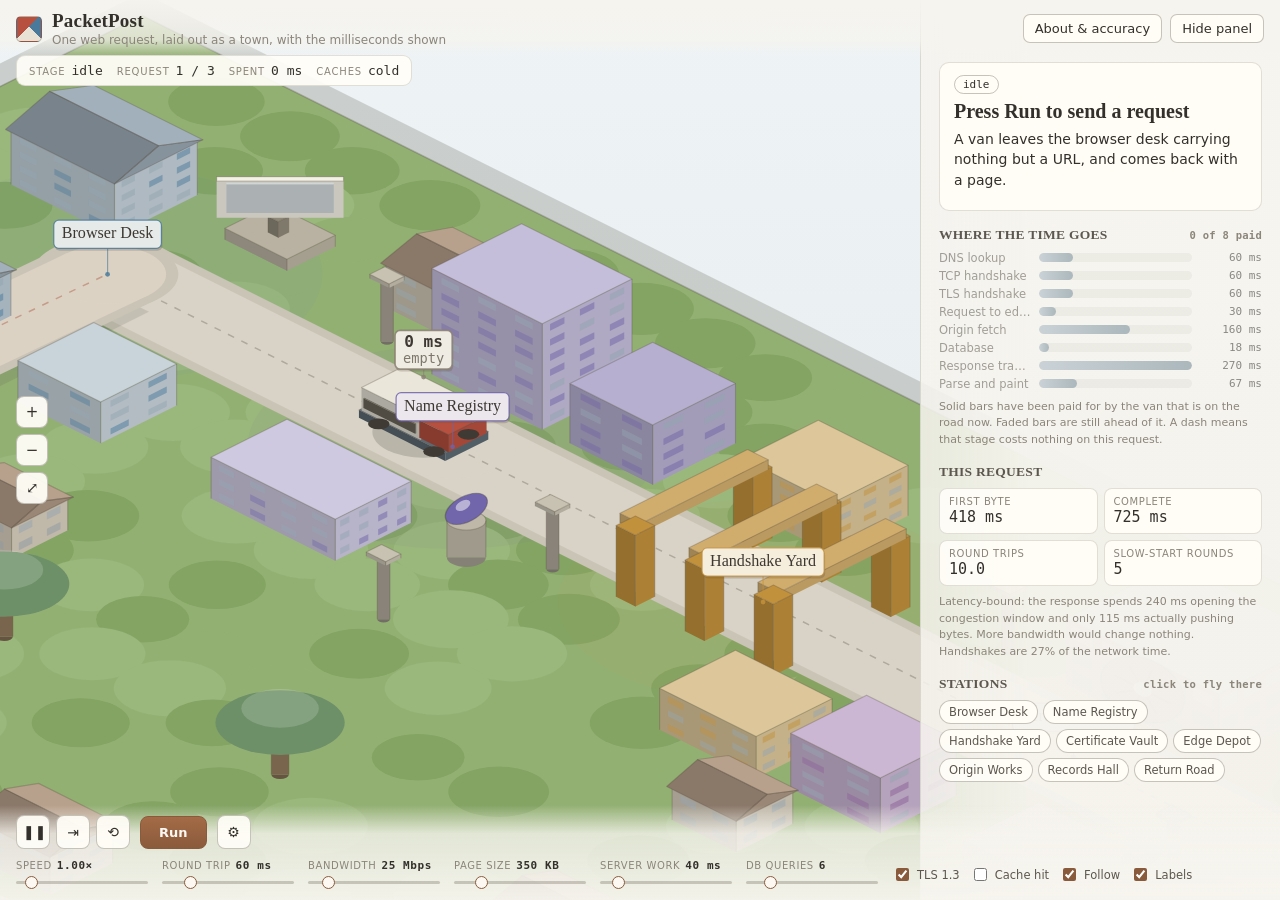
<file: Dotfiles/claude/skills/wtf-explainer/assets/template/index.html>
<!doctype html>
<html lang="en">
<head>
<meta charset="utf-8" />
<meta name="viewport" content="width=device-width, initial-scale=1, viewport-fit=cover" />
<title>PacketPost: What a Web Request Actually Costs</title>
<meta name="description" content="An isometric town that runs one HTTP request in real time: DNS, the TCP handshake, TLS, a CDN edge, the origin, the database and TCP slow start — with the whole latency waterfall computed live." />
<link rel="stylesheet" href="css/styles.css" />
</head>
<body>

<canvas id="stage"></canvas>
<div id="tooltip" class="tooltip" hidden></div>

<header class="topbar">
  <div class="brand">
    <div class="logo" aria-hidden="true"></div>
    <div class="brand-text">
      <h1>PacketPost</h1>
      <p>One web request, laid out as a town, with the milliseconds shown</p>
    </div>
  </div>
  <div class="top-actions">
    <button id="btn-about" class="ghost">About &amp; accuracy</button>
    <button id="btn-panel" class="ghost" aria-expanded="true">Hide panel</button>
  </div>
</header>

<div class="hud" id="hud">
  <div class="hud-item"><span class="hud-k">Stage</span><span class="hud-v" id="hud-phase">idle</span></div>
  <div class="hud-item"><span class="hud-k">Request</span><span class="hud-v" id="hud-trip">1 / 3</span></div>
  <div class="hud-item"><span class="hud-k">Spent</span><span class="hud-v" id="hud-elapsed">0 ms</span></div>
  <div class="hud-item"><span class="hud-k">Caches</span><span class="hud-v" id="hud-state">cold</span></div>
  <div class="hud-note" id="hud-note"></div>
</div>

<div class="zoomer" id="zoomer">
  <button id="zoom-in" title="Zoom in" aria-label="Zoom in">+</button>
  <button id="zoom-out" title="Zoom out" aria-label="Zoom out">−</button>
  <button id="zoom-fit" title="Show the whole town (or double-click the map)" aria-label="Fit whole town">⤢</button>
</div>

<aside class="inspector" id="inspector">
  <button class="sheet-handle" id="sheet-handle" aria-expanded="false" aria-controls="inspector">
    <span class="grip" aria-hidden="true"></span>
    <span class="sheet-label">Details</span>
  </button>

  <div class="stage-card">
    <div class="eyebrow">
      <span class="chip" id="stage-chip">idle</span>
      <span class="tag" id="stage-tag"></span>
    </div>
    <h2 id="stage-name">Press Run to send a request</h2>
    <p class="lede" id="stage-short">A van leaves the browser desk carrying nothing but a URL, and comes back with a page.</p>
    <p class="muted" id="stage-body"></p>
    <div class="dwell" id="dwell" hidden>
      <i id="dwell-bar"></i>
      <span id="dwell-hint">reading stop: press <kbd>Space</kbd> to hold it here</span>
    </div>
  </div>

  <section class="sec">
    <h3>Where the time goes <span class="hint" id="wf-hint">projected</span></h3>
    <div class="bars" id="wf-list"></div>
    <p class="fine">Solid bars have been paid for by the van that is on the road now.
       Faded bars are still ahead of it. A dash means that stage costs nothing on this request.</p>
  </section>

  <section class="sec">
    <h3>This request</h3>
    <div class="stats">
      <div class="stat"><span class="k">First byte</span><b id="sum-ttfb">—</b></div>
      <div class="stat"><span class="k">Complete</span><b id="sum-total">—</b></div>
      <div class="stat"><span class="k">Round trips</span><b id="sum-rt">—</b></div>
      <div class="stat"><span class="k">Slow-start rounds</span><b id="sum-rounds">—</b></div>
    </div>
    <p class="fine" id="sum-note"></p>
  </section>

  <section class="sec">
    <h3>Stations <span class="hint">click to fly there</span></h3>
    <div class="chips" id="district-chips"></div>
  </section>
</aside>

<footer class="dock" id="dock">
  <div class="dock-row">
    <div class="group transport">
      <button id="btn-play" class="icon" title="Play / pause (space)"><span id="play-glyph">❚❚</span></button>
      <button id="btn-step" class="icon" title="Next stage (S)">⇥</button>
      <button id="btn-reset" class="icon" title="Reset and replay the slow tour (R)">⟲</button>
    </div>

    <button id="btn-run" class="primary">Run</button>
    <button id="btn-tune" class="icon" title="Show settings" aria-expanded="false" aria-controls="dock-tune">⚙</button>

    <div class="dock-tune" id="dock-tune">
      <label class="field slider">
        <span>Speed <b id="v-speed">1.0×</b></span>
        <input id="speed" type="range" min="0.4" max="8" step="0.05" value="1" />
      </label>

      <label class="field slider">
        <span>Round trip <b id="v-rtt">60 ms</b></span>
        <input id="rtt" type="range" min="5" max="300" step="5" value="60" />
      </label>

      <label class="field slider">
        <span>Bandwidth <b id="v-mbps">25 Mbps</b></span>
        <input id="mbps" type="range" min="1" max="200" step="1" value="25" />
      </label>

      <label class="field slider">
        <span>Page size <b id="v-payload">350 KB</b></span>
        <input id="payload" type="range" min="5" max="2000" step="5" value="350" />
      </label>

      <label class="field slider">
        <span>Server work <b id="v-server">40 ms</b></span>
        <input id="server" type="range" min="0" max="400" step="5" value="40" />
      </label>

      <label class="field slider">
        <span>DB queries <b id="v-dbq">6</b></span>
        <input id="dbq" type="range" min="0" max="40" step="1" value="6" />
      </label>

      <div class="group toggles">
        <label class="toggle"><input id="tls13" type="checkbox" checked /><span>TLS 1.3</span></label>
        <label class="toggle"><input id="edgehit" type="checkbox" /><span>Cache hit</span></label>
        <label class="toggle"><input id="follow" type="checkbox" checked /><span>Follow</span></label>
        <label class="toggle"><input id="labels" type="checkbox" checked /><span>Labels</span></label>
      </div>
    </div>
  </div>
</footer>

<div class="modal" id="about" hidden>
  <div class="modal-card">
    <button class="modal-close" id="about-close" aria-label="Close">×</button>
    <h2>What this is</h2>
    <p>PacketPost is an isometric town where every station is one stage of a single web request.
       A van leaves the browser desk with nothing but a URL: it gets an address at the
       Name Registry, a connection at the Handshake Yard and keys at the Certificate Vault,
       asks the Edge Depot for the page, and — only if the depot does not already have it —
       drives inland to the Origin Works and the Records Hall. Then it comes home over the
       elevated Return Road, which is where the bytes are actually transferred.</p>
    <p>The gauge on the van's flank is the millisecond budget it has spent so far. The crates
       in the bed are the bytes it is carrying. Both are read straight out of the model.</p>

    <h2>How much of it is real</h2>
    <p><strong>Genuinely computed, live, in your browser:</strong> the whole waterfall.
       DNS, TCP and TLS are charged in round trips at whatever latency you dial in; TLS 1.3
       costs one round trip and 1.2 costs two; the origin leg is charged at twice the edge
       distance; database time is queries × per-query cost; and the response transfer is the
       larger of the time the pipe needs for the bytes and the time TCP slow start needs to
       open the congestion window, starting from a ten-segment initial window and doubling
       each round. Time to first byte, the completion time, the round-trip count and the
       latency-bound / bandwidth-bound verdict all fall out of that arithmetic. It is all in
       <code>js/model.js</code>, about 120 lines.</p>
    <p><strong>Assumed:</strong> that the resolver sits as far away as the edge; that the
       origin sits twice as far as the edge; that headers cost 800 bytes compressed; that one
       connection carries everything (a real page opens several and fetches dozens of files
       over them).</p>
    <p><strong>Indicative:</strong> parse and paint, which depends far more on the page than
       on the network and is the one bar here that is a guess.</p>
    <p><strong>Scenery:</strong> the buildings, the trees and the traffic paint. They are
       there so the mechanism has somewhere to happen. Treat the town as an illustration and
       the numbers on the panel as the lesson.</p>

    <h2>Pacing</h2>
    <p>The first time the van reaches a station it stops for long enough to read that
       station's write-up — between 9 and 26 seconds, depending on how much there is to say —
       and a progress bar under the panel text shows how much of the stop is left. Once every
       station has been explained there is nothing new to read, so the town runs at a
       watchable pace instead of a readable one. <b>Space</b> holds any stop indefinitely,
       <b>S</b> steps one station at a time, and the Speed slider scales everything, reading
       stops included. <b>Reset</b> (⟲) replays the slow tour; <b>Run</b> keeps what you have
       already read.</p>
    <p>Three requests run in a row on purpose. The second and third are dramatically cheaper,
       and nothing about the network changed between them — DNS, the connection and the edge
       cache are simply warm. That gap is the single most useful thing on this page.</p>

    <h2>Controls</h2>
    <ul>
      <li><b>Space</b> play / pause · <b>S</b> advance one station · <b>R</b> reset and replay the tour · <b>F</b> follow camera · <b>L</b> labels</li>
      <li>Drag to pan, scroll to zoom, click any station for its write-up.</li>
      <li>The view starts close on the van and rides with it. The <b>⤢</b> button on the left,
          or a double-click on the map, pulls back to the whole town.</li>
    </ul>
    <p class="fine">Built from the isometric-explainer skill. All code and copy original.</p>
  </div>
</div>

<script src="js/iso.js"></script>
<script src="js/model.js"></script>
<script src="js/world.js"></script>
<script src="js/sim.js"></script>
<script src="js/render.js"></script>
<script src="js/ui.js"></script>
<script src="js/main.js"></script>
</body>
</html>
</file>
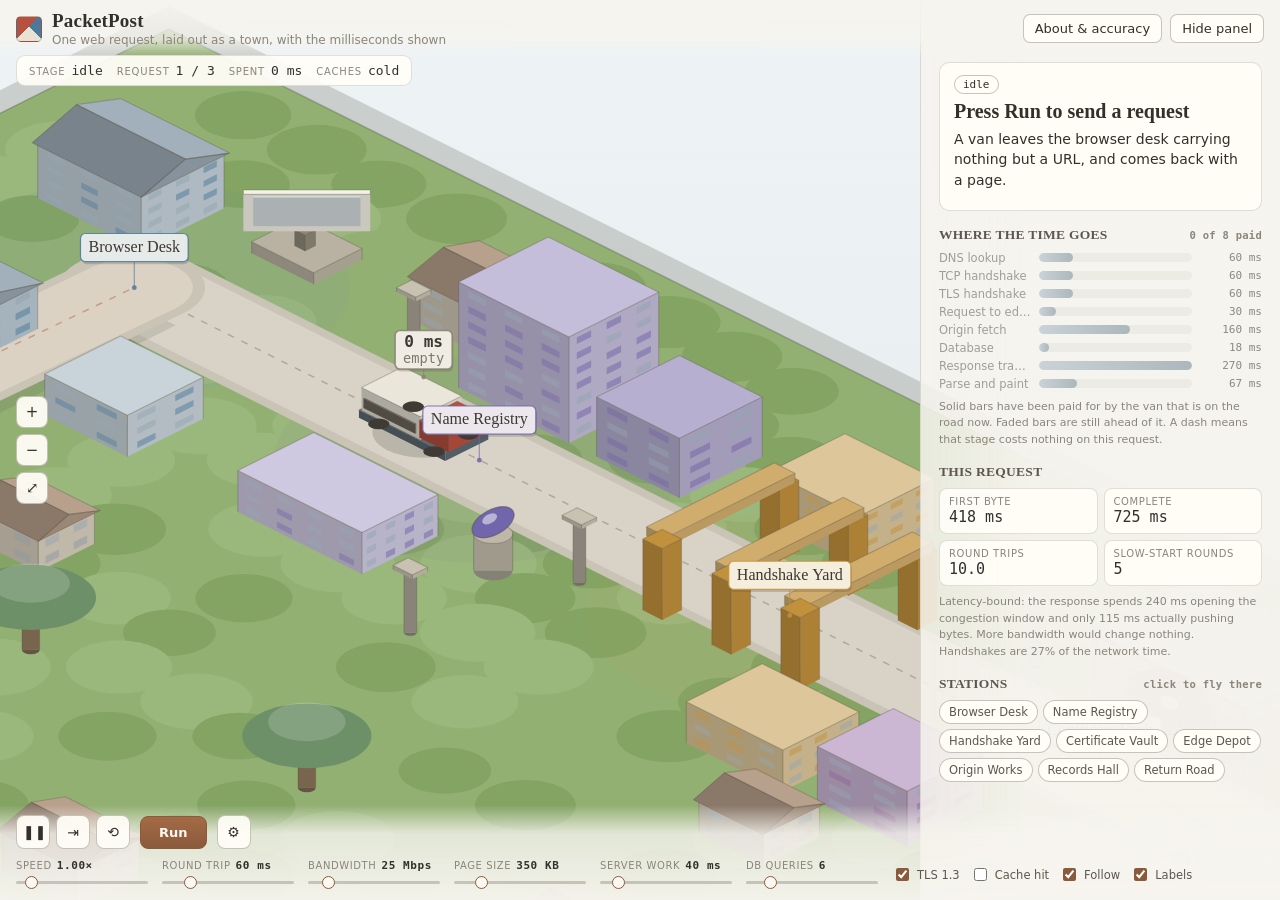
<file: Dotfiles/claude/skills/wtf-simulate/assets/template/index.html>
<!doctype html>
<html lang="en">
<head>
<meta charset="utf-8" />
<meta name="viewport" content="width=device-width, initial-scale=1, viewport-fit=cover" />
<title>PacketPost: What a Web Request Actually Costs</title>
<meta name="description" content="An isometric town that runs one HTTP request in real time: DNS, the TCP handshake, TLS, a CDN edge, the origin, the database and TCP slow start — with the whole latency waterfall computed live." />
<link rel="stylesheet" href="css/styles.css" />
</head>
<body>

<canvas id="stage"></canvas>
<div id="tooltip" class="tooltip" hidden></div>

<header class="topbar">
  <div class="brand">
    <div class="logo" aria-hidden="true"></div>
    <div class="brand-text">
      <h1>PacketPost</h1>
      <p>One web request, laid out as a town, with the milliseconds shown</p>
    </div>
  </div>
  <div class="top-actions">
    <button id="btn-about" class="ghost">About &amp; accuracy</button>
    <button id="btn-panel" class="ghost" aria-expanded="true">Hide panel</button>
  </div>
</header>

<div class="hud" id="hud">
  <div class="hud-item"><span class="hud-k">Stage</span><span class="hud-v" id="hud-phase">idle</span></div>
  <div class="hud-item"><span class="hud-k">Request</span><span class="hud-v" id="hud-trip">1 / 3</span></div>
  <div class="hud-item"><span class="hud-k">Spent</span><span class="hud-v" id="hud-elapsed">0 ms</span></div>
  <div class="hud-item"><span class="hud-k">Caches</span><span class="hud-v" id="hud-state">cold</span></div>
  <div class="hud-note" id="hud-note"></div>
</div>

<div class="zoomer" id="zoomer">
  <button id="zoom-in" title="Zoom in" aria-label="Zoom in">+</button>
  <button id="zoom-out" title="Zoom out" aria-label="Zoom out">−</button>
  <button id="zoom-fit" title="Show the whole town (or double-click the map)" aria-label="Fit whole town">⤢</button>
</div>

<aside class="inspector" id="inspector">
  <button class="sheet-handle" id="sheet-handle" aria-expanded="false" aria-controls="inspector">
    <span class="grip" aria-hidden="true"></span>
    <span class="sheet-label">Details</span>
  </button>

  <div class="stage-card">
    <div class="eyebrow">
      <span class="chip" id="stage-chip">idle</span>
      <span class="tag" id="stage-tag"></span>
    </div>
    <h2 id="stage-name">Press Run to send a request</h2>
    <p class="lede" id="stage-short">A van leaves the browser desk carrying nothing but a URL, and comes back with a page.</p>
    <p class="muted" id="stage-body"></p>
    <div class="dwell" id="dwell" hidden>
      <i id="dwell-bar"></i>
      <span id="dwell-hint">reading stop: press <kbd>Space</kbd> to hold it here</span>
    </div>
  </div>

  <section class="sec">
    <h3>Where the time goes <span class="hint" id="wf-hint">projected</span></h3>
    <div class="bars" id="wf-list"></div>
    <p class="fine">Solid bars have been paid for by the van that is on the road now.
       Faded bars are still ahead of it. A dash means that stage costs nothing on this request.</p>
  </section>

  <section class="sec">
    <h3>This request</h3>
    <div class="stats">
      <div class="stat"><span class="k">First byte</span><b id="sum-ttfb">—</b></div>
      <div class="stat"><span class="k">Complete</span><b id="sum-total">—</b></div>
      <div class="stat"><span class="k">Round trips</span><b id="sum-rt">—</b></div>
      <div class="stat"><span class="k">Slow-start rounds</span><b id="sum-rounds">—</b></div>
    </div>
    <p class="fine" id="sum-note"></p>
  </section>

  <section class="sec">
    <h3>Stations <span class="hint">click to fly there</span></h3>
    <div class="chips" id="district-chips"></div>
  </section>
</aside>

<footer class="dock" id="dock">
  <div class="dock-row">
    <div class="group transport">
      <button id="btn-play" class="icon" title="Play / pause (space)"><span id="play-glyph">❚❚</span></button>
      <button id="btn-step" class="icon" title="Next stage (S)">⇥</button>
      <button id="btn-reset" class="icon" title="Reset and replay the slow tour (R)">⟲</button>
    </div>

    <button id="btn-run" class="primary">Run</button>
    <button id="btn-tune" class="icon" title="Show settings" aria-expanded="false" aria-controls="dock-tune">⚙</button>

    <div class="dock-tune" id="dock-tune">
      <label class="field slider">
        <span>Speed <b id="v-speed">1.0×</b></span>
        <input id="speed" type="range" min="0.4" max="8" step="0.05" value="1" />
      </label>

      <label class="field slider">
        <span>Round trip <b id="v-rtt">60 ms</b></span>
        <input id="rtt" type="range" min="5" max="300" step="5" value="60" />
      </label>

      <label class="field slider">
        <span>Bandwidth <b id="v-mbps">25 Mbps</b></span>
        <input id="mbps" type="range" min="1" max="200" step="1" value="25" />
      </label>

      <label class="field slider">
        <span>Page size <b id="v-payload">350 KB</b></span>
        <input id="payload" type="range" min="5" max="2000" step="5" value="350" />
      </label>

      <label class="field slider">
        <span>Server work <b id="v-server">40 ms</b></span>
        <input id="server" type="range" min="0" max="400" step="5" value="40" />
      </label>

      <label class="field slider">
        <span>DB queries <b id="v-dbq">6</b></span>
        <input id="dbq" type="range" min="0" max="40" step="1" value="6" />
      </label>

      <div class="group toggles">
        <label class="toggle"><input id="tls13" type="checkbox" checked /><span>TLS 1.3</span></label>
        <label class="toggle"><input id="edgehit" type="checkbox" /><span>Cache hit</span></label>
        <label class="toggle"><input id="follow" type="checkbox" checked /><span>Follow</span></label>
        <label class="toggle"><input id="labels" type="checkbox" checked /><span>Labels</span></label>
      </div>
    </div>
  </div>
</footer>

<div class="modal" id="about" hidden>
  <div class="modal-card">
    <button class="modal-close" id="about-close" aria-label="Close">×</button>
    <h2>What this is</h2>
    <p>PacketPost is an isometric town where every station is one stage of a single web request.
       A van leaves the browser desk with nothing but a URL: it gets an address at the
       Name Registry, a connection at the Handshake Yard and keys at the Certificate Vault,
       asks the Edge Depot for the page, and — only if the depot does not already have it —
       drives inland to the Origin Works and the Records Hall. Then it comes home over the
       elevated Return Road, which is where the bytes are actually transferred.</p>
    <p>The gauge on the van's flank is the millisecond budget it has spent so far. The crates
       in the bed are the bytes it is carrying. Both are read straight out of the model.</p>

    <h2>How much of it is real</h2>
    <p><strong>Genuinely computed, live, in your browser:</strong> the whole waterfall.
       DNS, TCP and TLS are charged in round trips at whatever latency you dial in; TLS 1.3
       costs one round trip and 1.2 costs two; the origin leg is charged at twice the edge
       distance; database time is queries × per-query cost; and the response transfer is the
       larger of the time the pipe needs for the bytes and the time TCP slow start needs to
       open the congestion window, starting from a ten-segment initial window and doubling
       each round. Time to first byte, the completion time, the round-trip count and the
       latency-bound / bandwidth-bound verdict all fall out of that arithmetic. It is all in
       <code>js/model.js</code>, about 160 lines.</p>
    <p><strong>Assumed:</strong> that the resolver sits as far away as the edge; that the
       origin sits twice as far as the edge; that headers cost 800 bytes compressed; that one
       connection carries everything (a real page opens several and fetches dozens of files
       over them).</p>
    <p><strong>Indicative:</strong> parse and paint, which depends far more on the page than
       on the network and is the one bar here that is a guess.</p>
    <p><strong>Scenery:</strong> the buildings, the trees and the traffic paint. They are
       there so the mechanism has somewhere to happen. Treat the town as an illustration and
       the numbers on the panel as the lesson.</p>

    <h2>Pacing</h2>
    <p>The first time the van reaches a station it stops for long enough to read that
       station's write-up — between 9 and 26 seconds, depending on how much there is to say —
       and a progress bar under the panel text shows how much of the stop is left. Once every
       station has been explained there is nothing new to read, so the town runs at a
       watchable pace instead of a readable one. <b>Space</b> holds any stop indefinitely,
       <b>S</b> steps one station at a time, and the Speed slider scales everything, reading
       stops included. <b>Reset</b> (⟲) replays the slow tour; <b>Run</b> keeps what you have
       already read.</p>
    <p>Three requests run in a row on purpose. The second and third are dramatically cheaper,
       and nothing about the network changed between them — DNS, the connection and the edge
       cache are simply warm. That gap is the single most useful thing on this page.</p>

    <h2>Controls</h2>
    <ul>
      <li><b>Space</b> play / pause · <b>S</b> advance one station · <b>R</b> reset and replay the tour · <b>F</b> follow camera · <b>L</b> labels</li>
      <li>Drag to pan, scroll to zoom, click any station for its write-up.</li>
      <li>The view starts close on the van and rides with it. The <b>⤢</b> button on the left,
          or a double-click on the map, pulls back to the whole town.</li>
    </ul>
    <p class="fine">Built from the isometric-explainer skill. All code and copy original.</p>
  </div>
</div>

<script src="js/iso.js"></script>
<script src="js/model.js"></script>
<script src="js/world.js"></script>
<script src="js/sim.js"></script>
<script src="js/render.js"></script>
<script src="js/ui.js"></script>
<script src="js/main.js"></script>
</body>
</html>
</file>
<file: Dotfiles/claude/skills/wtf-explainer/assets/template/css/styles.css>
/* styles.css: a light, print-like shell around a full-screen canvas.
 *
 * The canvas is fixed and full-viewport; every panel floats over it and
 * reports its own size back to main.js, which keeps the camera aimed at the
 * part of the screen that is still visible. Nothing here is domain-specific
 * except the wording, so copy the file and change the palette.
 */

:root {
  --paper: #f6f4ee;
  --ink: #33302b;
  --ink-soft: #5c574f;
  --ink-faint: #8b857a;
  --line: rgba(90, 82, 70, 0.18);
  --line-strong: rgba(90, 82, 70, 0.34);
  --card: rgba(255, 253, 247, 0.94);
  --accent: #8a5a3c;
  --good: #5f8a52;
  --warn: #c2913c;
  --hot: #b8503f;
  --hud-top: 58px;
  --dock-h: 108px;
  --serif: "Iowan Old Style", Palatino, "Palatino Linotype", Georgia, serif;
  --sans: system-ui, -apple-system, "Segoe UI", Roboto, sans-serif;
  --mono: ui-monospace, Menlo, Consolas, monospace;
}

* { box-sizing: border-box; }

html, body {
  margin: 0;
  height: 100%;
  overflow: hidden;
  background: var(--paper);
  color: var(--ink);
  font-family: var(--sans);
  -webkit-text-size-adjust: 100%;
}

#stage {
  position: fixed;
  inset: 0;
  display: block;
  touch-action: none;
  cursor: grab;
}
#stage.dragging { cursor: grabbing; }

/* ------------------------------------------------------------------ topbar */

.topbar {
  position: fixed;
  top: 0; left: 0; right: 0;
  display: flex;
  align-items: center;
  justify-content: space-between;
  gap: 12px;
  padding: 10px 16px;
  background: linear-gradient(to bottom, rgba(246, 244, 238, 0.96), rgba(246, 244, 238, 0.72) 70%, rgba(246, 244, 238, 0));
  z-index: 6;
  pointer-events: none;
}
.topbar > * { pointer-events: auto; }

.brand { display: flex; align-items: center; gap: 10px; min-width: 0; }

.logo {
  width: 26px; height: 26px;
  flex: 0 0 auto;
  border-radius: 5px;
  background:
    linear-gradient(135deg, #b8503f 0 45%, transparent 45%),
    linear-gradient(225deg, #4a7a9b 0 45%, transparent 45%),
    #e8e2d4;
  border: 1px solid var(--line-strong);
}

.brand-text { min-width: 0; }
.brand-text h1 {
  margin: 0;
  font-family: var(--serif);
  font-size: 19px;
  font-weight: 600;
  letter-spacing: 0.2px;
}
.brand-text p {
  margin: 1px 0 0;
  font-size: 12px;
  color: var(--ink-faint);
}

.top-actions { display: flex; gap: 8px; flex: 0 0 auto; }

button {
  font-family: inherit;
  font-size: 13px;
  color: var(--ink);
  cursor: pointer;
}

button.ghost {
  padding: 6px 11px;
  border: 1px solid var(--line-strong);
  border-radius: 7px;
  background: var(--card);
}
button.ghost:hover { border-color: var(--accent); color: var(--accent); }

/* --------------------------------------------------------------------- hud */

.hud {
  position: fixed;
  top: calc(var(--hud-top) + 4px);
  left: 16px;
  display: flex;
  flex-wrap: wrap;
  align-items: center;
  gap: 6px 14px;
  max-width: min(560px, calc(100vw - 32px));
  padding: 7px 12px;
  border: 1px solid var(--line);
  border-radius: 9px;
  background: var(--card);
  z-index: 5;
}
.hud-item { display: flex; align-items: baseline; gap: 6px; }
.hud-k {
  font-size: 10px;
  letter-spacing: 0.08em;
  text-transform: uppercase;
  color: var(--ink-faint);
}
.hud-v { font-family: var(--mono); font-size: 13px; }
.hud-note {
  flex: 1 0 100%;
  font-size: 11.5px;
  color: var(--ink-soft);
  min-height: 0;
}
.hud-note:empty { display: none; }

/* ------------------------------------------------------------------ zoomer */

.zoomer {
  position: fixed;
  left: 16px;
  top: 50%;
  transform: translateY(-50%);
  display: flex;
  flex-direction: column;
  gap: 6px;
  z-index: 5;
}
.zoomer button {
  width: 32px; height: 32px;
  display: grid;
  place-items: center;
  font-size: 15px;
  border: 1px solid var(--line-strong);
  border-radius: 8px;
  background: var(--card);
}
.zoomer button:hover { border-color: var(--accent); color: var(--accent); }

/* --------------------------------------------------------------- inspector */

.inspector {
  position: fixed;
  top: 0; right: 0;
  width: 360px;
  height: 100%;
  padding: 62px 18px calc(var(--dock-h) + 18px);
  overflow-y: auto;
  background: linear-gradient(to left, rgba(246, 244, 238, 0.97) 70%, rgba(246, 244, 238, 0.86));
  border-left: 1px solid var(--line);
  z-index: 4;
  scrollbar-width: thin;
}
.inspector.hidden { display: none; }

.sheet-handle { display: none; }

.stage-card {
  padding: 12px 14px;
  border: 1px solid var(--line);
  border-radius: 10px;
  background: var(--card);
}
.eyebrow { display: flex; align-items: center; gap: 8px; margin-bottom: 6px; }
.chip {
  padding: 2px 8px;
  border: 1px solid var(--line-strong);
  border-radius: 999px;
  font-family: var(--mono);
  font-size: 11px;
}
.tag { font-size: 11.5px; color: var(--ink-faint); }

.stage-card h2 {
  margin: 2px 0 6px;
  font-family: var(--serif);
  font-size: 20px;
  font-weight: 600;
}
.lede { margin: 0 0 8px; font-size: 14px; line-height: 1.45; }
.muted { margin: 0; font-size: 13px; line-height: 1.55; color: var(--ink-soft); }

.dwell {
  position: relative;
  margin-top: 10px;
  padding-top: 8px;
  border-top: 1px solid var(--line);
  font-size: 11px;
  color: var(--ink-faint);
}
.dwell i {
  display: block;
  height: 3px;
  margin-bottom: 5px;
  border-radius: 2px;
  background: linear-gradient(90deg, var(--accent), #c08a5c);
  transition: width 0.12s linear;
}
kbd {
  padding: 0 4px;
  border: 1px solid var(--line-strong);
  border-radius: 4px;
  font-family: var(--mono);
  font-size: 10.5px;
}

.sec { margin-top: 16px; }
.sec h3 {
  display: flex;
  align-items: baseline;
  justify-content: space-between;
  gap: 8px;
  margin: 0 0 8px;
  font-family: var(--serif);
  font-size: 13.5px;
  font-weight: 600;
  letter-spacing: 0.02em;
  text-transform: uppercase;
  color: var(--ink-soft);
}
.hint { font-family: var(--mono); font-size: 10.5px; text-transform: none; color: var(--ink-faint); }
.fine { margin: 8px 0 0; font-size: 11px; line-height: 1.5; color: var(--ink-faint); }

/* ---- bar lists (the waterfall) ---- */

.bars { display: flex; flex-direction: column; gap: 4px; }
.bar {
  display: grid;
  grid-template-columns: 92px 1fr 62px;
  align-items: center;
  gap: 8px;
  font-size: 11.5px;
  opacity: 0.55;
}
.bar.paid { opacity: 1; }
.bar.live {
  padding: 2px 4px;
  margin: -2px -4px;
  border-radius: 6px;
  background: rgba(184, 80, 63, 0.09);
  outline: 1px solid rgba(184, 80, 63, 0.28);
}
.bar.cut { opacity: 0.34; }
.bar .lbl {
  overflow: hidden;
  text-overflow: ellipsis;
  white-space: nowrap;
  color: var(--ink-soft);
}
.bar .track {
  height: 9px;
  border-radius: 5px;
  background: rgba(90, 82, 70, 0.1);
  overflow: hidden;
}
.bar .fill {
  display: block;
  height: 100%;
  border-radius: 5px;
  background: linear-gradient(90deg, #a8b8c4, #6f8794);
  transition: width 0.18s ease-out;
}
.bar.paid .fill { background: linear-gradient(90deg, #c9906a, #a8603c); }
.bar.live .fill { background: linear-gradient(90deg, #d8724f, #b8503f); }
.bar .val { font-family: var(--mono); font-size: 11px; text-align: right; color: var(--ink); }

/* ---- stat grid ---- */

.stats {
  display: grid;
  grid-template-columns: 1fr 1fr;
  gap: 6px;
}
.stat {
  padding: 7px 9px;
  border: 1px solid var(--line);
  border-radius: 8px;
  background: var(--card);
}
.stat .k {
  display: block;
  font-size: 10px;
  letter-spacing: 0.06em;
  text-transform: uppercase;
  color: var(--ink-faint);
}
.stat b { font-family: var(--mono); font-size: 15px; font-weight: 500; }

/* ---- chips ---- */

.chips { display: flex; flex-wrap: wrap; gap: 5px; }
.chips button {
  padding: 4px 9px;
  border: 1px solid var(--line-strong);
  border-radius: 999px;
  background: var(--card);
  font-size: 11.5px;
  color: var(--ink-soft);
}
.chips button:hover { border-color: var(--accent); color: var(--accent); }
.chips button.on {
  border-color: var(--accent);
  background: rgba(138, 90, 60, 0.12);
  color: var(--accent);
}

/* -------------------------------------------------------------------- dock */

.dock {
  position: fixed;
  left: 0; right: 0; bottom: 0;
  padding: 10px 16px calc(10px + env(safe-area-inset-bottom));
  background: linear-gradient(to top, rgba(246, 244, 238, 0.97), rgba(246, 244, 238, 0.8) 70%, rgba(246, 244, 238, 0));
  z-index: 6;
}
.dock-row {
  display: flex;
  align-items: center;
  flex-wrap: wrap;
  gap: 10px;
}
.group { display: flex; align-items: center; gap: 6px; }

button.icon {
  width: 34px; height: 34px;
  display: grid;
  place-items: center;
  font-size: 14px;
  border: 1px solid var(--line-strong);
  border-radius: 8px;
  background: var(--card);
}
button.icon:hover { border-color: var(--accent); color: var(--accent); }

button.primary {
  padding: 8px 18px;
  border: 1px solid #8a5a3c;
  border-radius: 8px;
  background: linear-gradient(to bottom, #a46b46, #8a5a3c);
  color: #fdf8f2;
  font-size: 13px;
  font-weight: 600;
}
button.primary:hover { filter: brightness(1.07); }

.dock-tune {
  display: flex;
  align-items: center;
  flex-wrap: wrap;
  gap: 10px 14px;
  flex: 1 1 auto;
}

.field { display: flex; flex-direction: column; gap: 2px; min-width: 0; }
.field > span {
  display: flex;
  align-items: baseline;
  gap: 5px;
  font-size: 10px;
  letter-spacing: 0.06em;
  text-transform: uppercase;
  color: var(--ink-faint);
  white-space: nowrap;
}
.field > span b { font-family: var(--mono); font-size: 11px; text-transform: none; color: var(--ink); }
.field.slider { width: 132px; }

input[type="range"] {
  width: 100%;
  height: 16px;
  margin: 0;
  appearance: none;
  background: transparent;
}
input[type="range"]::-webkit-slider-runnable-track {
  height: 3px;
  border-radius: 2px;
  background: rgba(90, 82, 70, 0.28);
}
input[type="range"]::-webkit-slider-thumb {
  appearance: none;
  width: 13px; height: 13px;
  margin-top: -5px;
  border: 1px solid #8a5a3c;
  border-radius: 50%;
  background: #fdf8f2;
}
input[type="range"]::-moz-range-track {
  height: 3px;
  border-radius: 2px;
  background: rgba(90, 82, 70, 0.28);
}
input[type="range"]::-moz-range-thumb {
  width: 13px; height: 13px;
  border: 1px solid #8a5a3c;
  border-radius: 50%;
  background: #fdf8f2;
}

.toggles { flex-wrap: wrap; gap: 4px 10px; }
.toggle {
  display: flex;
  align-items: center;
  gap: 5px;
  font-size: 11.5px;
  color: var(--ink-soft);
  cursor: pointer;
  white-space: nowrap;
}
.toggle input { accent-color: #8a5a3c; }

/* ------------------------------------------------------------------ modal */

.modal {
  position: fixed;
  inset: 0;
  display: grid;
  place-items: center;
  padding: 20px;
  background: rgba(48, 44, 38, 0.42);
  z-index: 20;
}
.modal[hidden] { display: none; }
.modal-card {
  position: relative;
  max-width: 640px;
  max-height: 84vh;
  overflow-y: auto;
  padding: 22px 26px;
  border: 1px solid var(--line-strong);
  border-radius: 12px;
  background: #fffdf7;
  box-shadow: 0 18px 50px rgba(60, 52, 42, 0.24);
}
.modal-card h2 {
  margin: 18px 0 6px;
  font-family: var(--serif);
  font-size: 17px;
}
.modal-card h2:first-of-type { margin-top: 0; }
.modal-card p, .modal-card li { font-size: 13.5px; line-height: 1.6; color: var(--ink-soft); }
.modal-card p { margin: 0 0 8px; }
.modal-card code {
  padding: 1px 4px;
  border-radius: 4px;
  background: rgba(90, 82, 70, 0.09);
  font-family: var(--mono);
  font-size: 12px;
}
.modal-card strong { color: var(--ink); }
.modal-close {
  position: absolute;
  top: 10px; right: 12px;
  width: 28px; height: 28px;
  border: 1px solid var(--line);
  border-radius: 7px;
  background: var(--card);
  font-size: 16px;
  line-height: 1;
}

/* ---------------------------------------------------------------- tooltip */

.tooltip {
  position: fixed;
  max-width: 250px;
  padding: 7px 10px;
  border: 1px solid var(--line-strong);
  border-radius: 8px;
  background: #fffdf7;
  box-shadow: 0 6px 18px rgba(60, 52, 42, 0.16);
  font-size: 11.5px;
  line-height: 1.45;
  color: var(--ink-soft);
  pointer-events: none;
  z-index: 10;
}
.tooltip b { display: block; margin-bottom: 2px; font-family: var(--serif); font-size: 13px; color: var(--ink); }

/* -------------------------------------------------------------- responsive
   On a phone the inspector becomes a bottom sheet that sits above the dock and
   opens to full height when tapped. main.js measures its height and keeps the
   camera above it. */

@media (max-width: 900px) {
  .brand-text p { display: none; }
  .zoomer { top: auto; bottom: calc(var(--dock-h) + 130px); transform: none; }

  .inspector {
    top: auto;
    bottom: var(--dock-h);
    left: 0; right: 0;
    width: auto;
    height: auto;
    max-height: 38vh;
    padding: 0 14px 12px;
    border-left: 0;
    border-top: 1px solid var(--line-strong);
    border-radius: 12px 12px 0 0;
    background: rgba(246, 244, 238, 0.97);
    transition: max-height 0.18s ease-out;
  }
  .inspector.open { max-height: 76vh; }
  .inspector .sec { display: none; }
  .inspector.open .sec { display: block; }

  .sheet-handle {
    position: sticky;
    top: 0;
    display: flex;
    align-items: center;
    justify-content: center;
    gap: 8px;
    width: 100%;
    padding: 7px 0 6px;
    border: 0;
    background: transparent;
  }
  .sheet-handle .grip {
    width: 34px; height: 3px;
    border-radius: 2px;
    background: var(--line-strong);
  }
  .sheet-label {
    font-size: 10px;
    letter-spacing: 0.08em;
    text-transform: uppercase;
    color: var(--ink-faint);
  }

  .dock-tune {
    display: none;
    width: 100%;
  }
  .dock.tune-open .dock-tune { display: flex; }
  .field.slider { width: calc(50% - 10px); }
}
</file>
<file: Dotfiles/claude/skills/wtf-simulate/assets/template/css/styles.css>
/* styles.css: a light, print-like shell around a full-screen canvas.
 *
 * The canvas is fixed and full-viewport; every panel floats over it and
 * reports its own size back to main.js, which keeps the camera aimed at the
 * part of the screen that is still visible. Nothing here is domain-specific
 * except the wording, so copy the file and change the palette.
 */

:root {
  --paper: #f6f4ee;
  --ink: #33302b;
  --ink-soft: #5c574f;
  --ink-faint: #8b857a;
  --line: rgba(90, 82, 70, 0.18);
  --line-strong: rgba(90, 82, 70, 0.34);
  --card: rgba(255, 253, 247, 0.94);
  --accent: #8a5a3c;
  --good: #5f8a52;
  --warn: #c2913c;
  --hot: #b8503f;
  --hud-top: 58px;
  --dock-h: 108px;
  --serif: "Iowan Old Style", Palatino, "Palatino Linotype", Georgia, serif;
  --sans: system-ui, -apple-system, "Segoe UI", Roboto, sans-serif;
  --mono: ui-monospace, Menlo, Consolas, monospace;
}

* { box-sizing: border-box; }

html, body {
  margin: 0;
  height: 100%;
  overflow: hidden;
  background: var(--paper);
  color: var(--ink);
  font-family: var(--sans);
  -webkit-text-size-adjust: 100%;
}

#stage {
  position: fixed;
  inset: 0;
  display: block;
  touch-action: none;
  cursor: grab;
}
#stage.dragging { cursor: grabbing; }

/* ------------------------------------------------------------------ topbar */

.topbar {
  position: fixed;
  top: 0; left: 0; right: 0;
  display: flex;
  align-items: center;
  justify-content: space-between;
  gap: 12px;
  padding: 10px 16px;
  background: linear-gradient(to bottom, rgba(246, 244, 238, 0.96), rgba(246, 244, 238, 0.72) 70%, rgba(246, 244, 238, 0));
  z-index: 6;
  pointer-events: none;
}
.topbar > * { pointer-events: auto; }

.brand { display: flex; align-items: center; gap: 10px; min-width: 0; }

.logo {
  width: 26px; height: 26px;
  flex: 0 0 auto;
  border-radius: 5px;
  background:
    linear-gradient(135deg, #b8503f 0 45%, transparent 45%),
    linear-gradient(225deg, #4a7a9b 0 45%, transparent 45%),
    #e8e2d4;
  border: 1px solid var(--line-strong);
}

.brand-text { min-width: 0; }
.brand-text h1 {
  margin: 0;
  font-family: var(--serif);
  font-size: 19px;
  font-weight: 600;
  letter-spacing: 0.2px;
}
.brand-text p {
  margin: 1px 0 0;
  font-size: 12px;
  color: var(--ink-faint);
}

.top-actions { display: flex; gap: 8px; flex: 0 0 auto; }

button {
  font-family: inherit;
  font-size: 13px;
  color: var(--ink);
  cursor: pointer;
}

button.ghost {
  padding: 6px 11px;
  border: 1px solid var(--line-strong);
  border-radius: 7px;
  background: var(--card);
}
button.ghost:hover { border-color: var(--accent); color: var(--accent); }

/* --------------------------------------------------------------------- hud */

.hud {
  position: fixed;
  top: calc(var(--hud-top) + 4px);
  left: 16px;
  display: flex;
  flex-wrap: wrap;
  align-items: center;
  gap: 6px 14px;
  max-width: min(560px, calc(100vw - 32px));
  padding: 7px 12px;
  border: 1px solid var(--line);
  border-radius: 9px;
  background: var(--card);
  z-index: 5;
}
.hud-item { display: flex; align-items: baseline; gap: 6px; }
.hud-k {
  font-size: 10px;
  letter-spacing: 0.08em;
  text-transform: uppercase;
  color: var(--ink-faint);
}
.hud-v { font-family: var(--mono); font-size: 13px; }
.hud-note {
  flex: 1 0 100%;
  font-size: 11.5px;
  color: var(--ink-soft);
  min-height: 0;
}
.hud-note:empty { display: none; }

/* ------------------------------------------------------------------ zoomer */

.zoomer {
  position: fixed;
  left: 16px;
  top: 50%;
  transform: translateY(-50%);
  display: flex;
  flex-direction: column;
  gap: 6px;
  z-index: 5;
}
.zoomer button {
  width: 32px; height: 32px;
  display: grid;
  place-items: center;
  font-size: 15px;
  border: 1px solid var(--line-strong);
  border-radius: 8px;
  background: var(--card);
}
.zoomer button:hover { border-color: var(--accent); color: var(--accent); }

/* --------------------------------------------------------------- inspector */

.inspector {
  position: fixed;
  top: 0; right: 0;
  width: 360px;
  height: 100%;
  padding: 62px 18px calc(var(--dock-h) + 18px);
  overflow-y: auto;
  background: linear-gradient(to left, rgba(246, 244, 238, 0.97) 70%, rgba(246, 244, 238, 0.86));
  border-left: 1px solid var(--line);
  z-index: 4;
  scrollbar-width: thin;
}
.inspector.hidden { display: none; }

.sheet-handle { display: none; }

.stage-card {
  padding: 12px 14px;
  border: 1px solid var(--line);
  border-radius: 10px;
  background: var(--card);
}
.eyebrow { display: flex; align-items: center; gap: 8px; margin-bottom: 6px; }
.chip {
  padding: 2px 8px;
  border: 1px solid var(--line-strong);
  border-radius: 999px;
  font-family: var(--mono);
  font-size: 11px;
}
.tag { font-size: 11.5px; color: var(--ink-faint); }

.stage-card h2 {
  margin: 2px 0 6px;
  font-family: var(--serif);
  font-size: 20px;
  font-weight: 600;
}
.lede { margin: 0 0 8px; font-size: 14px; line-height: 1.45; }
.muted { margin: 0; font-size: 13px; line-height: 1.55; color: var(--ink-soft); }

.dwell {
  position: relative;
  margin-top: 10px;
  padding-top: 8px;
  border-top: 1px solid var(--line);
  font-size: 11px;
  color: var(--ink-faint);
}
.dwell i {
  display: block;
  height: 3px;
  margin-bottom: 5px;
  border-radius: 2px;
  background: linear-gradient(90deg, var(--accent), #c08a5c);
  transition: width 0.12s linear;
}
kbd {
  padding: 0 4px;
  border: 1px solid var(--line-strong);
  border-radius: 4px;
  font-family: var(--mono);
  font-size: 10.5px;
}

.sec { margin-top: 16px; }
.sec h3 {
  display: flex;
  align-items: baseline;
  justify-content: space-between;
  gap: 8px;
  margin: 0 0 8px;
  font-family: var(--serif);
  font-size: 13.5px;
  font-weight: 600;
  letter-spacing: 0.02em;
  text-transform: uppercase;
  color: var(--ink-soft);
}
.hint { font-family: var(--mono); font-size: 10.5px; text-transform: none; color: var(--ink-faint); }
.fine { margin: 8px 0 0; font-size: 11px; line-height: 1.5; color: var(--ink-faint); }

/* ---- bar lists (the waterfall) ---- */

.bars { display: flex; flex-direction: column; gap: 4px; }
.bar {
  display: grid;
  grid-template-columns: 92px 1fr 62px;
  align-items: center;
  gap: 8px;
  font-size: 11.5px;
  opacity: 0.55;
}
.bar.paid { opacity: 1; }
.bar.live {
  padding: 2px 4px;
  margin: -2px -4px;
  border-radius: 6px;
  background: rgba(184, 80, 63, 0.09);
  outline: 1px solid rgba(184, 80, 63, 0.28);
}
.bar.cut { opacity: 0.34; }
.bar .lbl {
  overflow: hidden;
  text-overflow: ellipsis;
  white-space: nowrap;
  color: var(--ink-soft);
}
.bar .track {
  height: 9px;
  border-radius: 5px;
  background: rgba(90, 82, 70, 0.1);
  overflow: hidden;
}
.bar .fill {
  display: block;
  height: 100%;
  border-radius: 5px;
  background: linear-gradient(90deg, #a8b8c4, #6f8794);
  transition: width 0.18s ease-out;
}
.bar.paid .fill { background: linear-gradient(90deg, #c9906a, #a8603c); }
.bar.live .fill { background: linear-gradient(90deg, #d8724f, #b8503f); }
.bar .val { font-family: var(--mono); font-size: 11px; text-align: right; color: var(--ink); }

/* ---- stat grid ---- */

.stats {
  display: grid;
  grid-template-columns: 1fr 1fr;
  gap: 6px;
}
.stat {
  padding: 7px 9px;
  border: 1px solid var(--line);
  border-radius: 8px;
  background: var(--card);
}
.stat .k {
  display: block;
  font-size: 10px;
  letter-spacing: 0.06em;
  text-transform: uppercase;
  color: var(--ink-faint);
}
.stat b { font-family: var(--mono); font-size: 15px; font-weight: 500; }

/* ---- chips ---- */

.chips { display: flex; flex-wrap: wrap; gap: 5px; }
.chips button {
  padding: 4px 9px;
  border: 1px solid var(--line-strong);
  border-radius: 999px;
  background: var(--card);
  font-size: 11.5px;
  color: var(--ink-soft);
}
.chips button:hover { border-color: var(--accent); color: var(--accent); }
.chips button.on {
  border-color: var(--accent);
  background: rgba(138, 90, 60, 0.12);
  color: var(--accent);
}

/* -------------------------------------------------------------------- dock */

.dock {
  position: fixed;
  left: 0; right: 0; bottom: 0;
  padding: 10px 16px calc(10px + env(safe-area-inset-bottom));
  background: linear-gradient(to top, rgba(246, 244, 238, 0.97), rgba(246, 244, 238, 0.8) 70%, rgba(246, 244, 238, 0));
  z-index: 6;
}
.dock-row {
  display: flex;
  align-items: center;
  flex-wrap: wrap;
  gap: 10px;
}
.group { display: flex; align-items: center; gap: 6px; }

button.icon {
  width: 34px; height: 34px;
  display: grid;
  place-items: center;
  font-size: 14px;
  border: 1px solid var(--line-strong);
  border-radius: 8px;
  background: var(--card);
}
button.icon:hover { border-color: var(--accent); color: var(--accent); }

button.primary {
  padding: 8px 18px;
  border: 1px solid #8a5a3c;
  border-radius: 8px;
  background: linear-gradient(to bottom, #a46b46, #8a5a3c);
  color: #fdf8f2;
  font-size: 13px;
  font-weight: 600;
}
button.primary:hover { filter: brightness(1.07); }

.dock-tune {
  display: flex;
  align-items: center;
  flex-wrap: wrap;
  gap: 10px 14px;
  flex: 1 1 auto;
}

.field { display: flex; flex-direction: column; gap: 2px; min-width: 0; }
.field > span {
  display: flex;
  align-items: baseline;
  gap: 5px;
  font-size: 10px;
  letter-spacing: 0.06em;
  text-transform: uppercase;
  color: var(--ink-faint);
  white-space: nowrap;
}
.field > span b { font-family: var(--mono); font-size: 11px; text-transform: none; color: var(--ink); }
.field.slider { width: 132px; }

input[type="range"] {
  width: 100%;
  height: 16px;
  margin: 0;
  appearance: none;
  background: transparent;
}
input[type="range"]::-webkit-slider-runnable-track {
  height: 3px;
  border-radius: 2px;
  background: rgba(90, 82, 70, 0.28);
}
input[type="range"]::-webkit-slider-thumb {
  appearance: none;
  width: 13px; height: 13px;
  margin-top: -5px;
  border: 1px solid #8a5a3c;
  border-radius: 50%;
  background: #fdf8f2;
}
input[type="range"]::-moz-range-track {
  height: 3px;
  border-radius: 2px;
  background: rgba(90, 82, 70, 0.28);
}
input[type="range"]::-moz-range-thumb {
  width: 13px; height: 13px;
  border: 1px solid #8a5a3c;
  border-radius: 50%;
  background: #fdf8f2;
}

.toggles { flex-wrap: wrap; gap: 4px 10px; }
.toggle {
  display: flex;
  align-items: center;
  gap: 5px;
  font-size: 11.5px;
  color: var(--ink-soft);
  cursor: pointer;
  white-space: nowrap;
}
.toggle input { accent-color: #8a5a3c; }

/* ------------------------------------------------------------------ modal */

.modal {
  position: fixed;
  inset: 0;
  display: grid;
  place-items: center;
  padding: 20px;
  background: rgba(48, 44, 38, 0.42);
  z-index: 20;
}
.modal[hidden] { display: none; }
.modal-card {
  position: relative;
  max-width: 640px;
  max-height: 84vh;
  overflow-y: auto;
  padding: 22px 26px;
  border: 1px solid var(--line-strong);
  border-radius: 12px;
  background: #fffdf7;
  box-shadow: 0 18px 50px rgba(60, 52, 42, 0.24);
}
.modal-card h2 {
  margin: 18px 0 6px;
  font-family: var(--serif);
  font-size: 17px;
}
.modal-card h2:first-of-type { margin-top: 0; }
.modal-card p, .modal-card li { font-size: 13.5px; line-height: 1.6; color: var(--ink-soft); }
.modal-card p { margin: 0 0 8px; }
.modal-card code {
  padding: 1px 4px;
  border-radius: 4px;
  background: rgba(90, 82, 70, 0.09);
  font-family: var(--mono);
  font-size: 12px;
}
.modal-card strong { color: var(--ink); }
.modal-close {
  position: absolute;
  top: 10px; right: 12px;
  width: 28px; height: 28px;
  border: 1px solid var(--line);
  border-radius: 7px;
  background: var(--card);
  font-size: 16px;
  line-height: 1;
}

/* ---------------------------------------------------------------- tooltip */

.tooltip {
  position: fixed;
  max-width: 250px;
  padding: 7px 10px;
  border: 1px solid var(--line-strong);
  border-radius: 8px;
  background: #fffdf7;
  box-shadow: 0 6px 18px rgba(60, 52, 42, 0.16);
  font-size: 11.5px;
  line-height: 1.45;
  color: var(--ink-soft);
  pointer-events: none;
  z-index: 10;
}
.tooltip b { display: block; margin-bottom: 2px; font-family: var(--serif); font-size: 13px; color: var(--ink); }

/* -------------------------------------------------------------- responsive
   On a phone the inspector becomes a bottom sheet that sits above the dock and
   opens to full height when tapped. main.js measures its height and keeps the
   camera above it. */

@media (max-width: 900px) {
  .brand-text p { display: none; }
  .zoomer { top: auto; bottom: calc(var(--dock-h) + 130px); transform: none; }

  .inspector {
    top: auto;
    bottom: var(--dock-h);
    left: 0; right: 0;
    width: auto;
    height: auto;
    max-height: 38vh;
    padding: 0 14px 12px;
    border-left: 0;
    border-top: 1px solid var(--line-strong);
    border-radius: 12px 12px 0 0;
    background: rgba(246, 244, 238, 0.97);
    transition: max-height 0.18s ease-out;
  }
  .inspector.open { max-height: 76vh; }
  .inspector .sec { display: none; }
  .inspector.open .sec { display: block; }

  .sheet-handle {
    position: sticky;
    top: 0;
    display: flex;
    align-items: center;
    justify-content: center;
    gap: 8px;
    width: 100%;
    padding: 7px 0 6px;
    border: 0;
    background: transparent;
  }
  .sheet-handle .grip {
    width: 34px; height: 3px;
    border-radius: 2px;
    background: var(--line-strong);
  }
  .sheet-label {
    font-size: 10px;
    letter-spacing: 0.08em;
    text-transform: uppercase;
    color: var(--ink-faint);
  }

  .dock-tune {
    display: none;
    width: 100%;
  }
  .dock.tune-open .dock-tune { display: flex; }
  .field.slider { width: calc(50% - 10px); }
}
</file>
